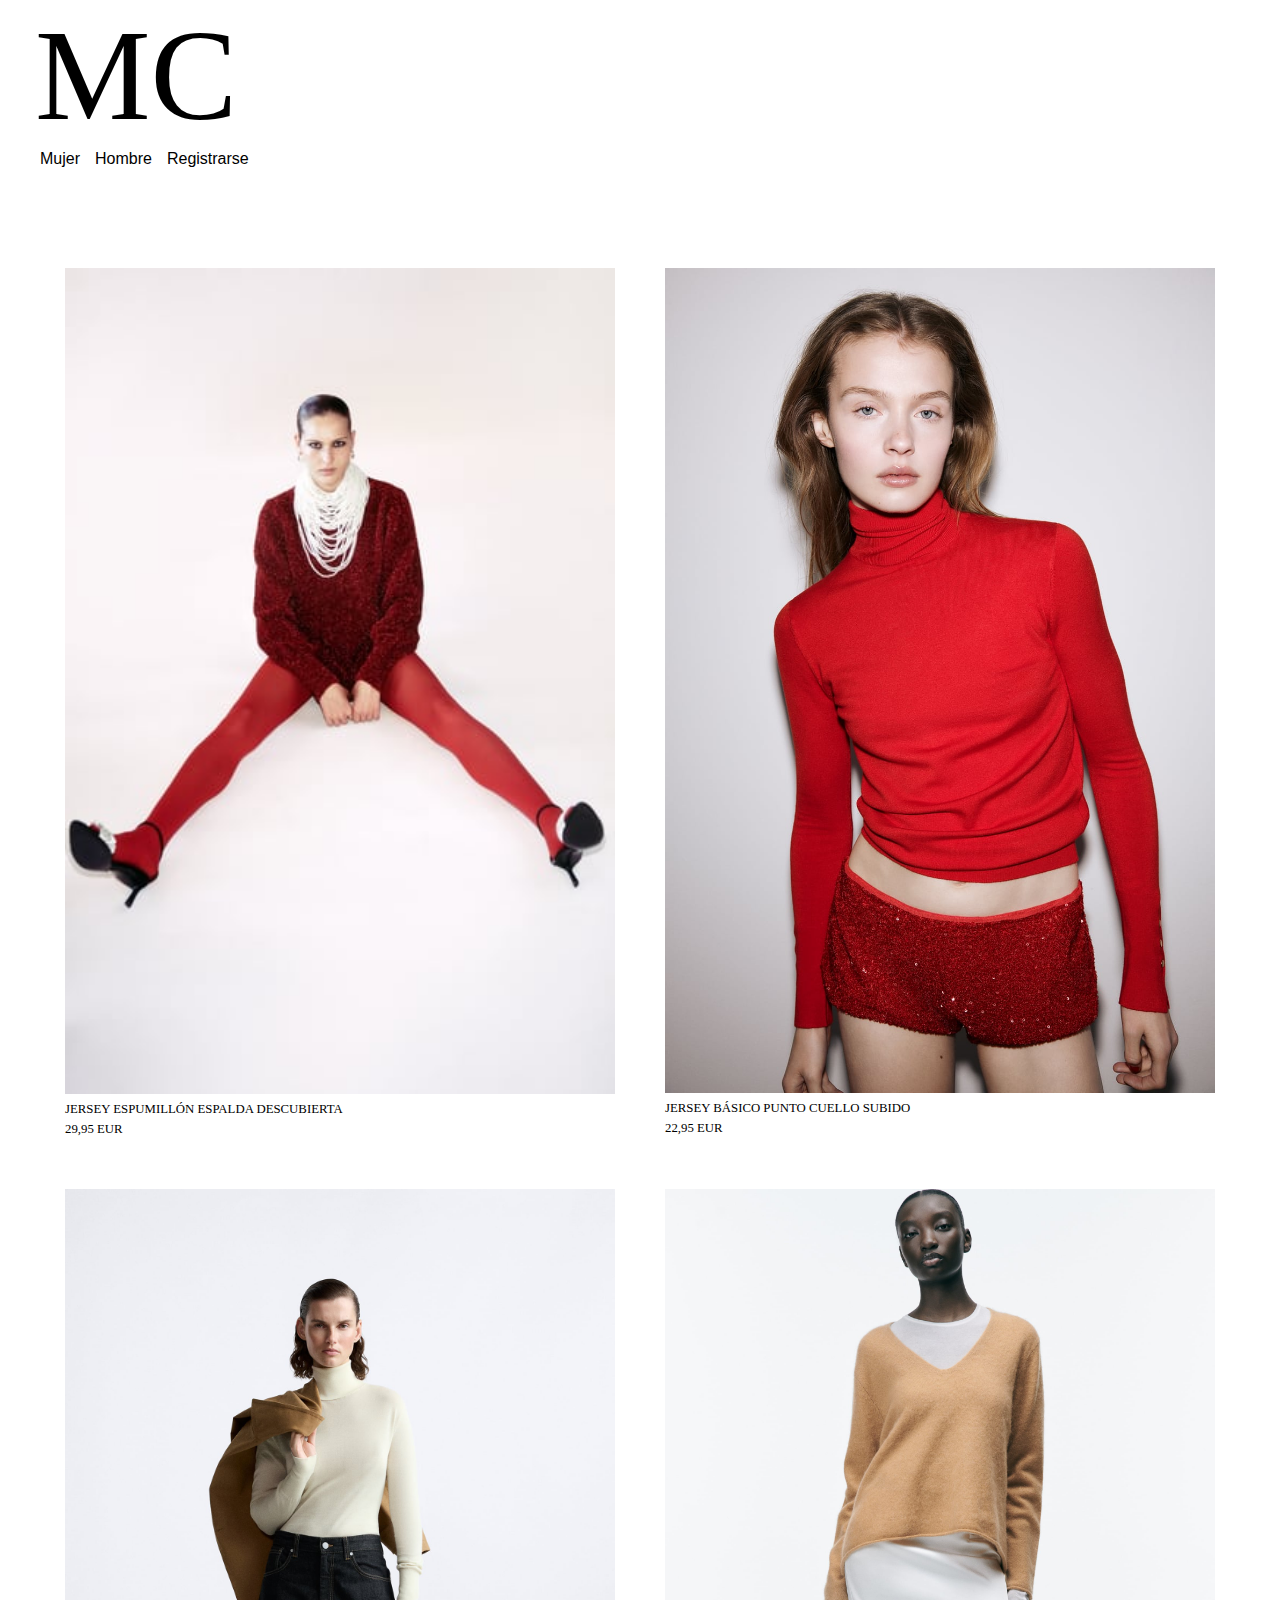
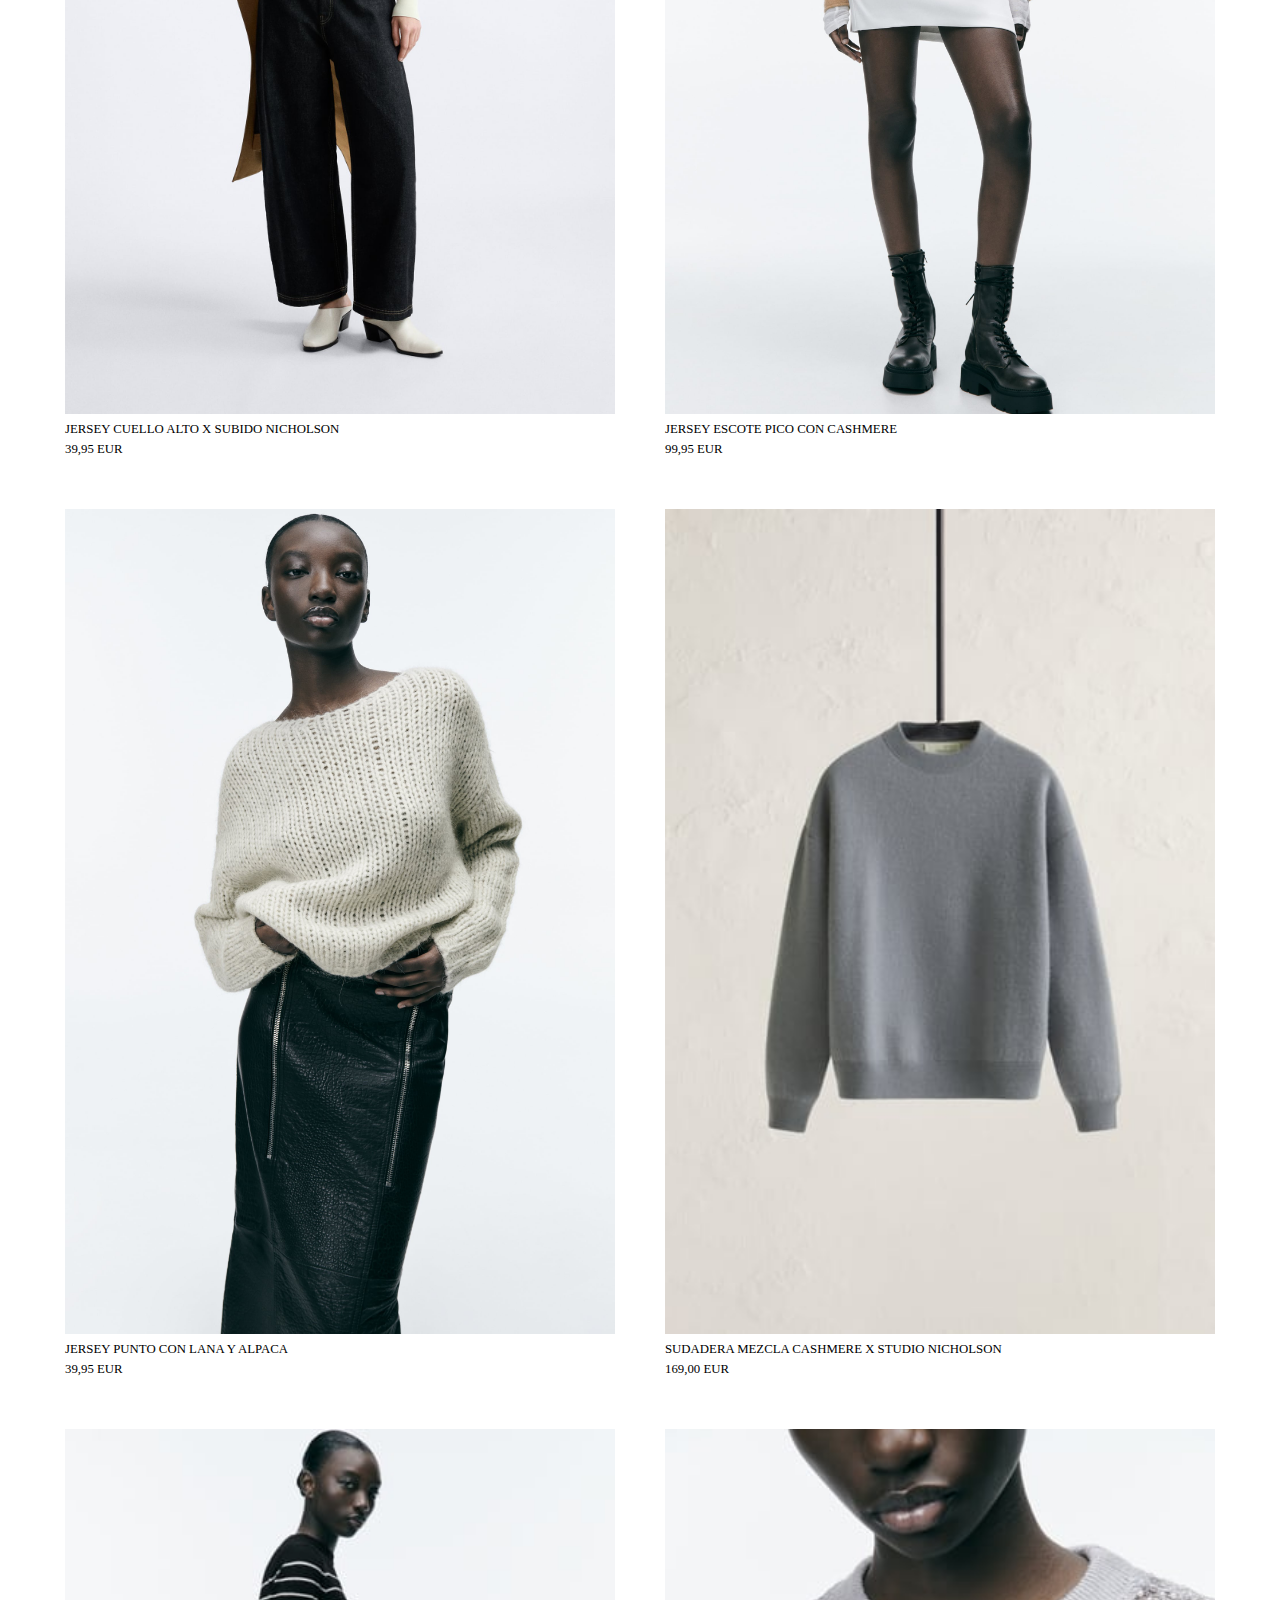
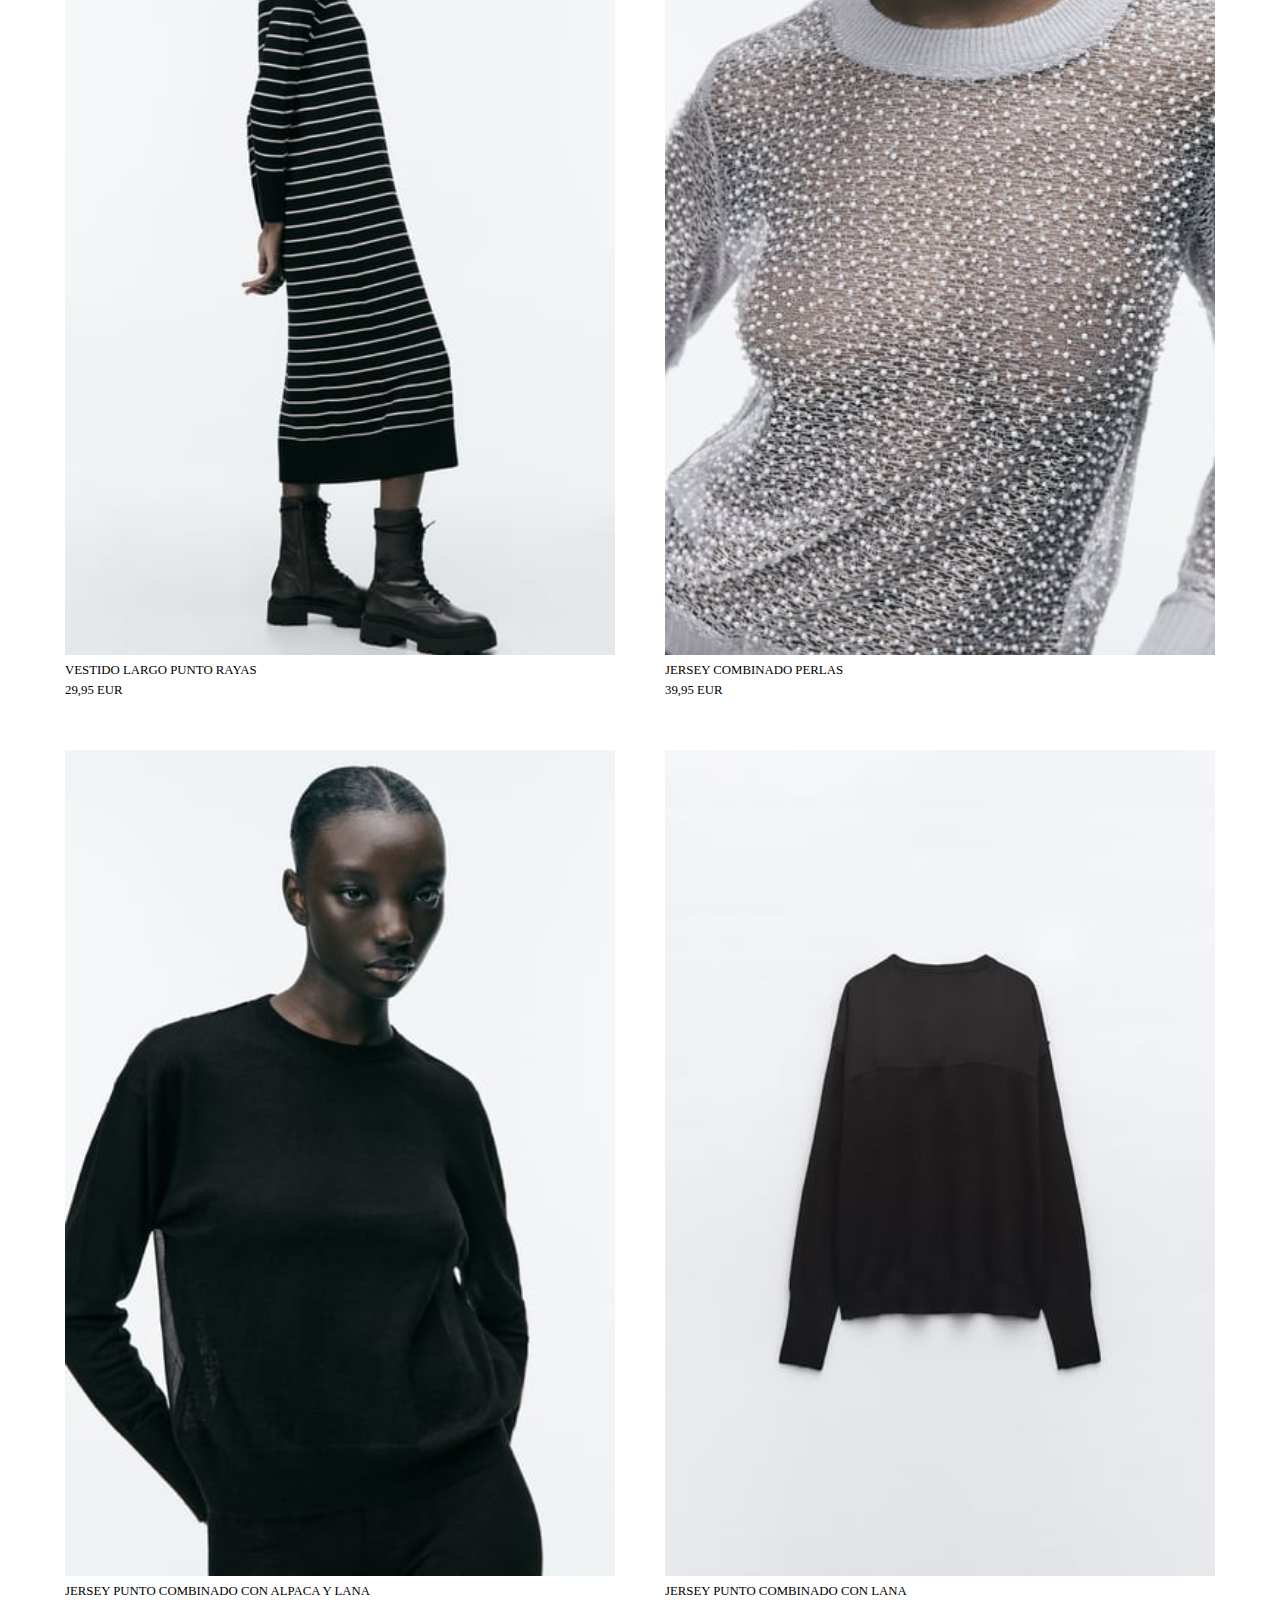
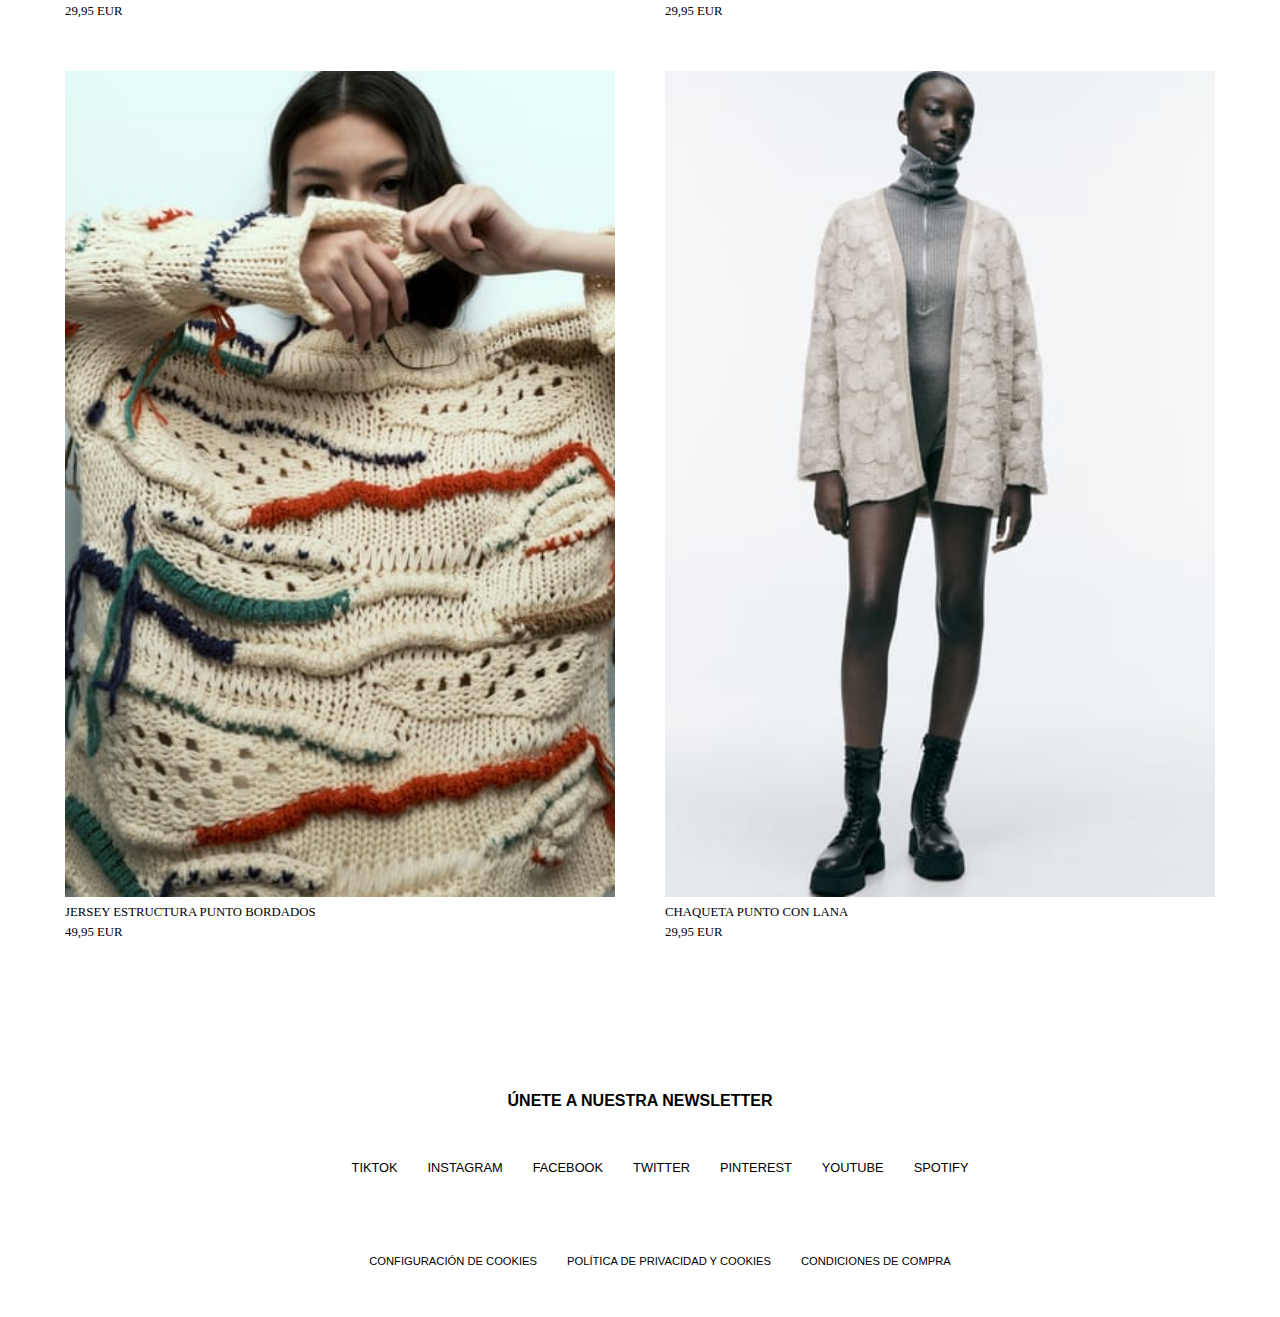
<file: index.html>
<!DOCTYPE html>
<html lang="en">
<head>
    <meta charset="UTF-8">
    <meta name="viewport" content="width=device-width, initial-scale=1.0">
    <title>My Ecommerce</title>
    <link rel="stylesheet" href="./utils/styles/index.css">
</head>
<body>

    <header>
        <nav>
            <p class="logo">MC</p>
            <ul class="headerNav">
                <li><a href="./index.html">Mujer</a></li>
                <li><a href="./menList.html">Hombre</a></li>
                <li><a href="./signUp.html">Registrarse</a></li>
            </ul>
        </nav>
    </header>

    <main class="main">
            <section>
                <a href="./viewDetail.html">
                    <img src="./utils/img/mujer/foto_1.jpg" alt="jersey espumillón">
                    <p>Jersey espumillón espalda descubierta</p>
                    <p>29,95 EUR</p>
                </a> 
            </section>

            <section>
                <img src="./utils/img/mujer/foto_2.jpg" alt="jersey básico punto">
                <p>Jersey básico punto cuello subido</p>
                <p>22,95 EUR</p>   
            </section>

            <section>
                <img src="./utils/img/mujer/foto_3.jpg" alt="jersey cuello alto">
                <p>Jersey cuello alto X subido Nicholson</p>
                <p>39,95 EUR</p>   
            </section>

            <section>
                <img src="./utils/img/mujer/foto_4.jpg" alt="jersey escote pico">
                <p>Jersey escote pico con cashmere</p>
                <p>99,95 EUR</p>   
            </section>

            <section>
                <img src="./utils/img/mujer/foto_5.jpg" alt="jersey punto con lana">
                <p>Jersey punto con lana y alpaca</p>
                <p>39,95 EUR</p>   
            </section>

            <section>
                <img src="./utils/img/mujer/foto_6.jpeg" alt="sudadera">
                <p>Sudadera mezcla cashmere X Studio Nicholson</p>
                <p>169,00 EUR</p>   
            </section>

            <section>
                <img src="./utils/img/mujer/foto_7.jpeg" alt="vestido largo punto">
                <p>Vestido largo punto rayas</p>
                <p>29,95 EUR</p>   
            </section>

            
            <section>
                <img src="./utils/img/mujer/foto_8.jpeg" alt="jersey combinado">
                <p>Jersey combinado perlas</p>
                <p>39,95 EUR</p>   
            </section>

            <section>
                <img src="./utils/img/mujer/foto_9.jpeg" alt="jersey punto combinado">
                <p>Jersey punto combinado con alpaca y lana</p>
                <p>29,95 EUR</p>   
            </section>

            
            <section>
                <img src="./utils/img/mujer/foto_10.jpeg" alt="jersey punto combinado">
                <p>Jersey punto combinado con lana</p>
                <p>29,95 EUR</p>   
            </section>

            <section>
                <img src="./utils/img/mujer/foto_11.jpeg" alt="jersey estructura">
                <p>Jersey estructura punto bordados</p>
                <p>49,95 EUR</p>   
            </section>

            <section>
                <img src="./utils/img/mujer/foto_12.jpeg" alt="chaqueta punto">
                <p>Chaqueta punto con lana</p>
                <p>29,95 EUR</p>   
            </section>

    </main>

    <footer class="footer">

        <p class="newsletterText">Únete a nuestra Newsletter</p>
       
        <ul class="socialNetworksText">
            <li>TikTok</li>
            <li>Instagram</li>
            <li>Facebook</li>
            <li>Twitter</li>
            <li>Pinterest</li>
            <li>Youtube</li>
            <li>Spotify</li>
        </ul>

        <ul class="legalText">
            <li>Configuración de Cookies</li>
            <li>Política de Privacidad y Cookies</li>
            <li>Condiciones de Compra</li>
        </ul>

    </footer>
    
</body>
</html>
</file>
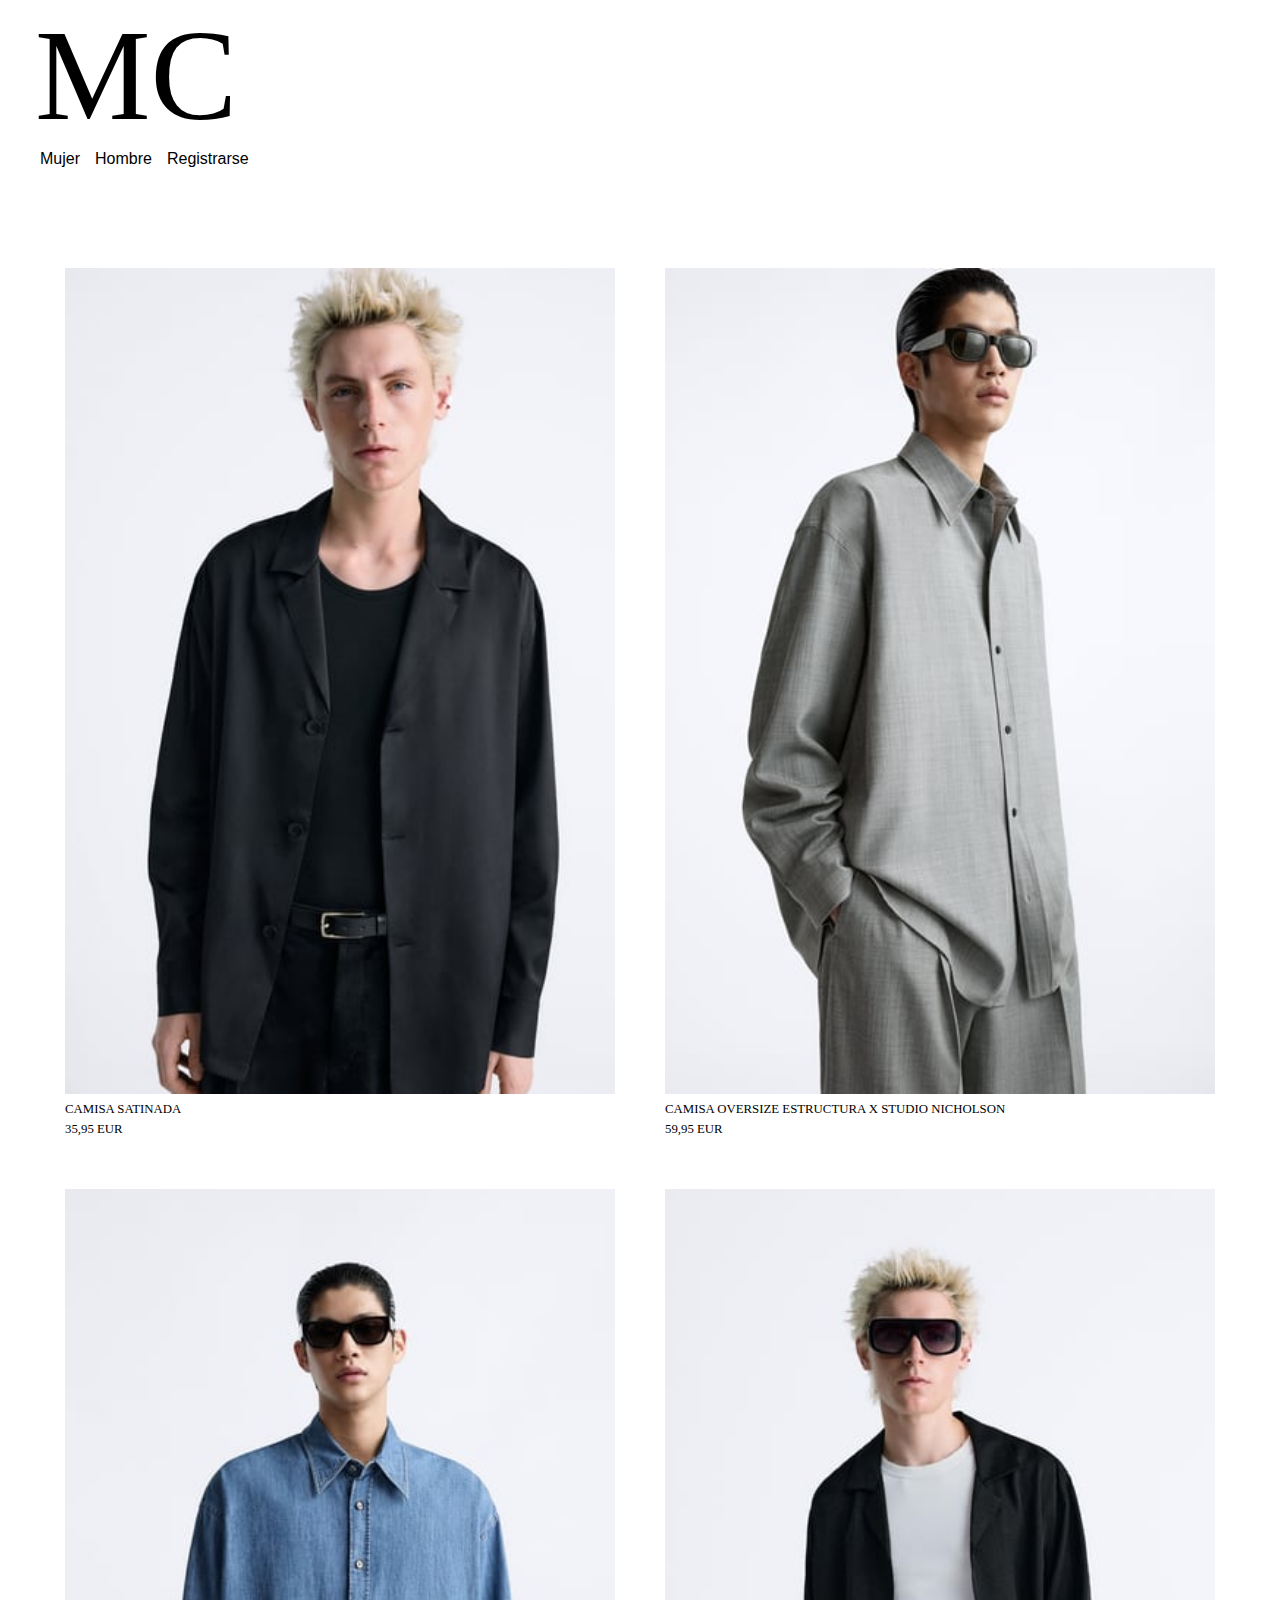
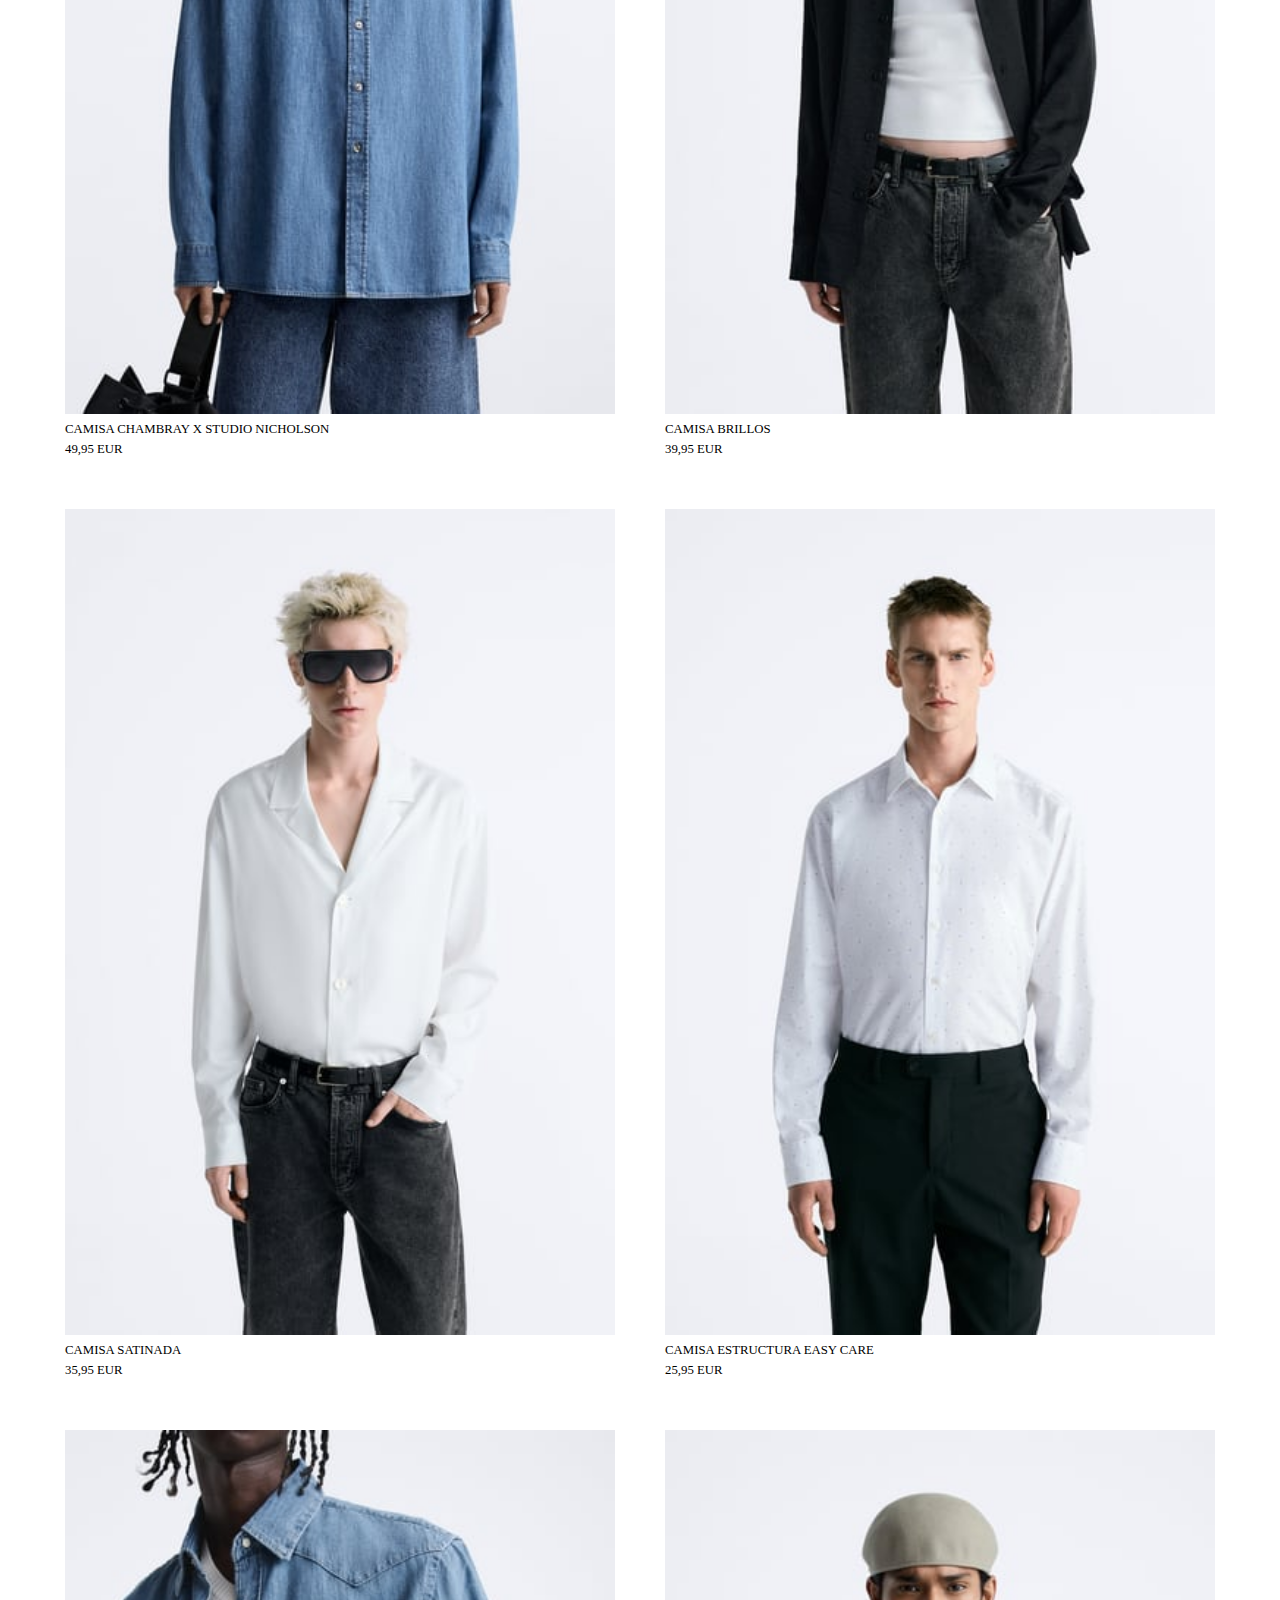
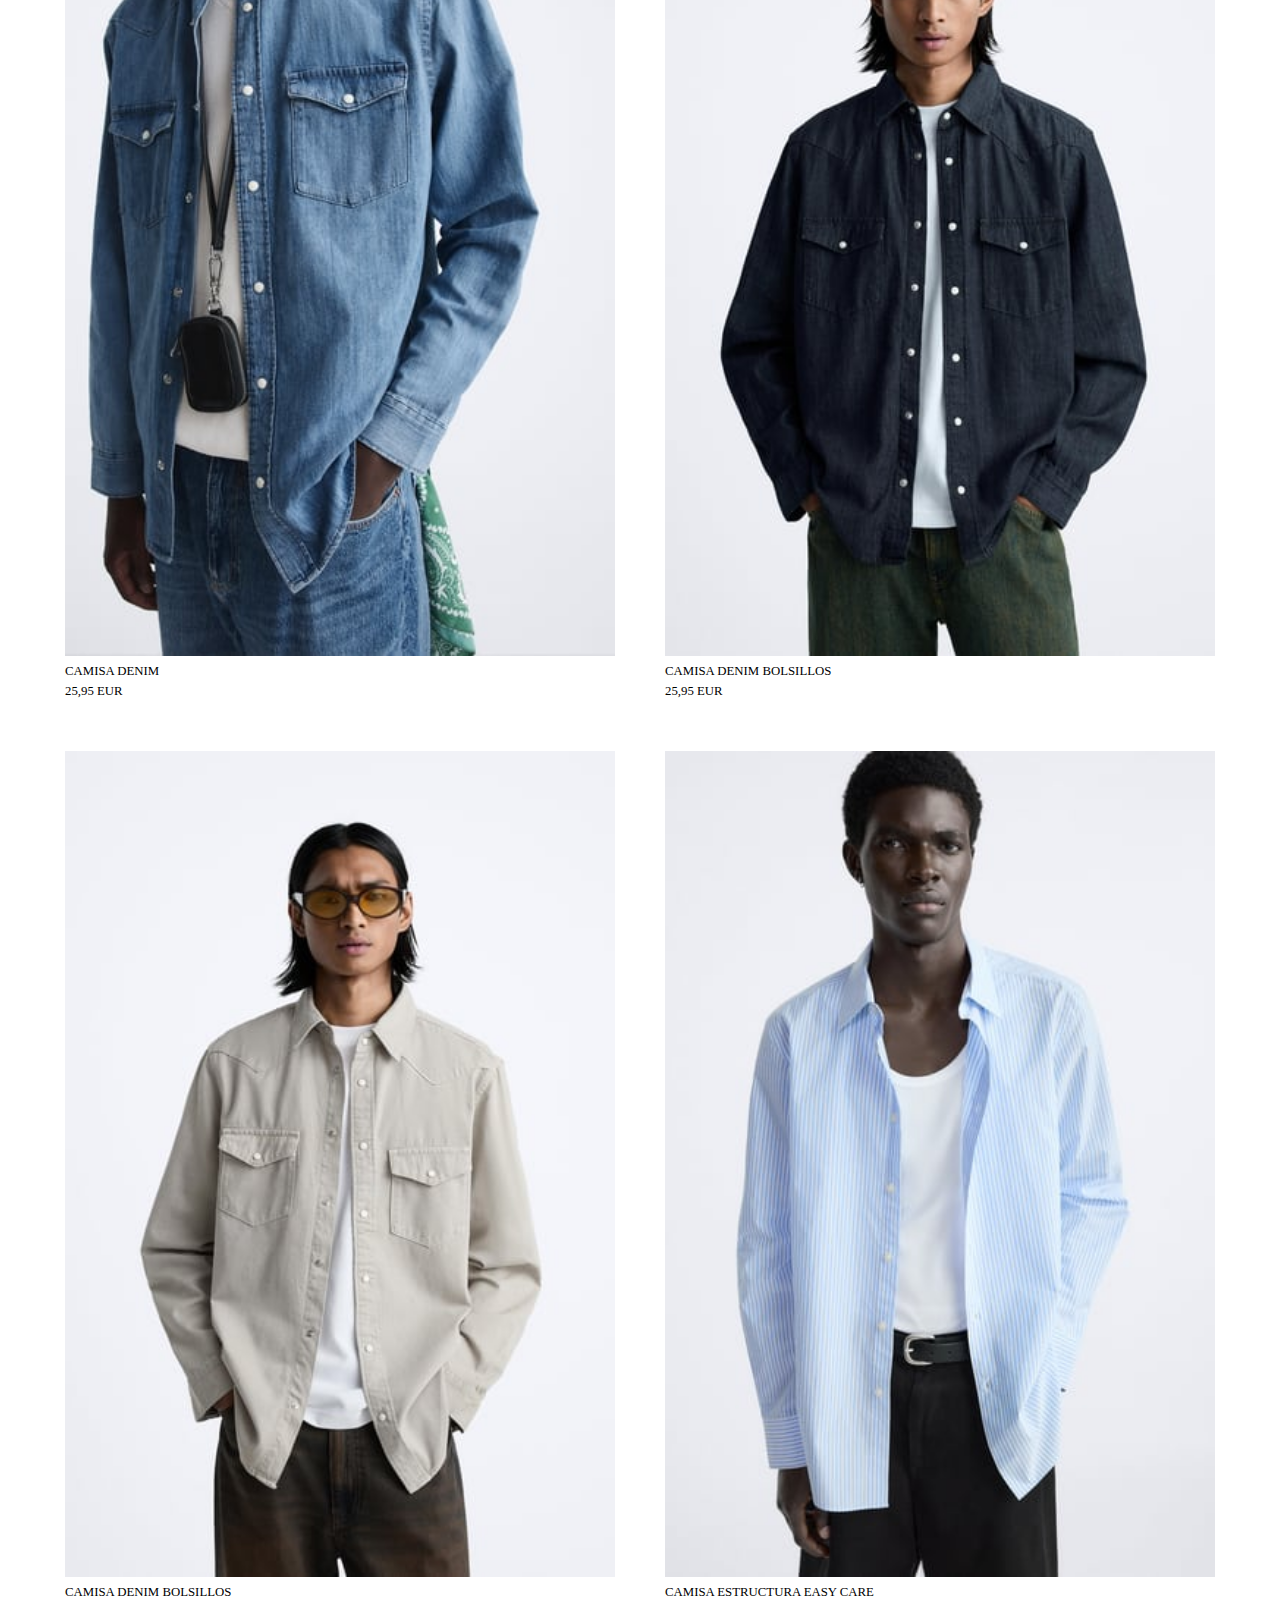
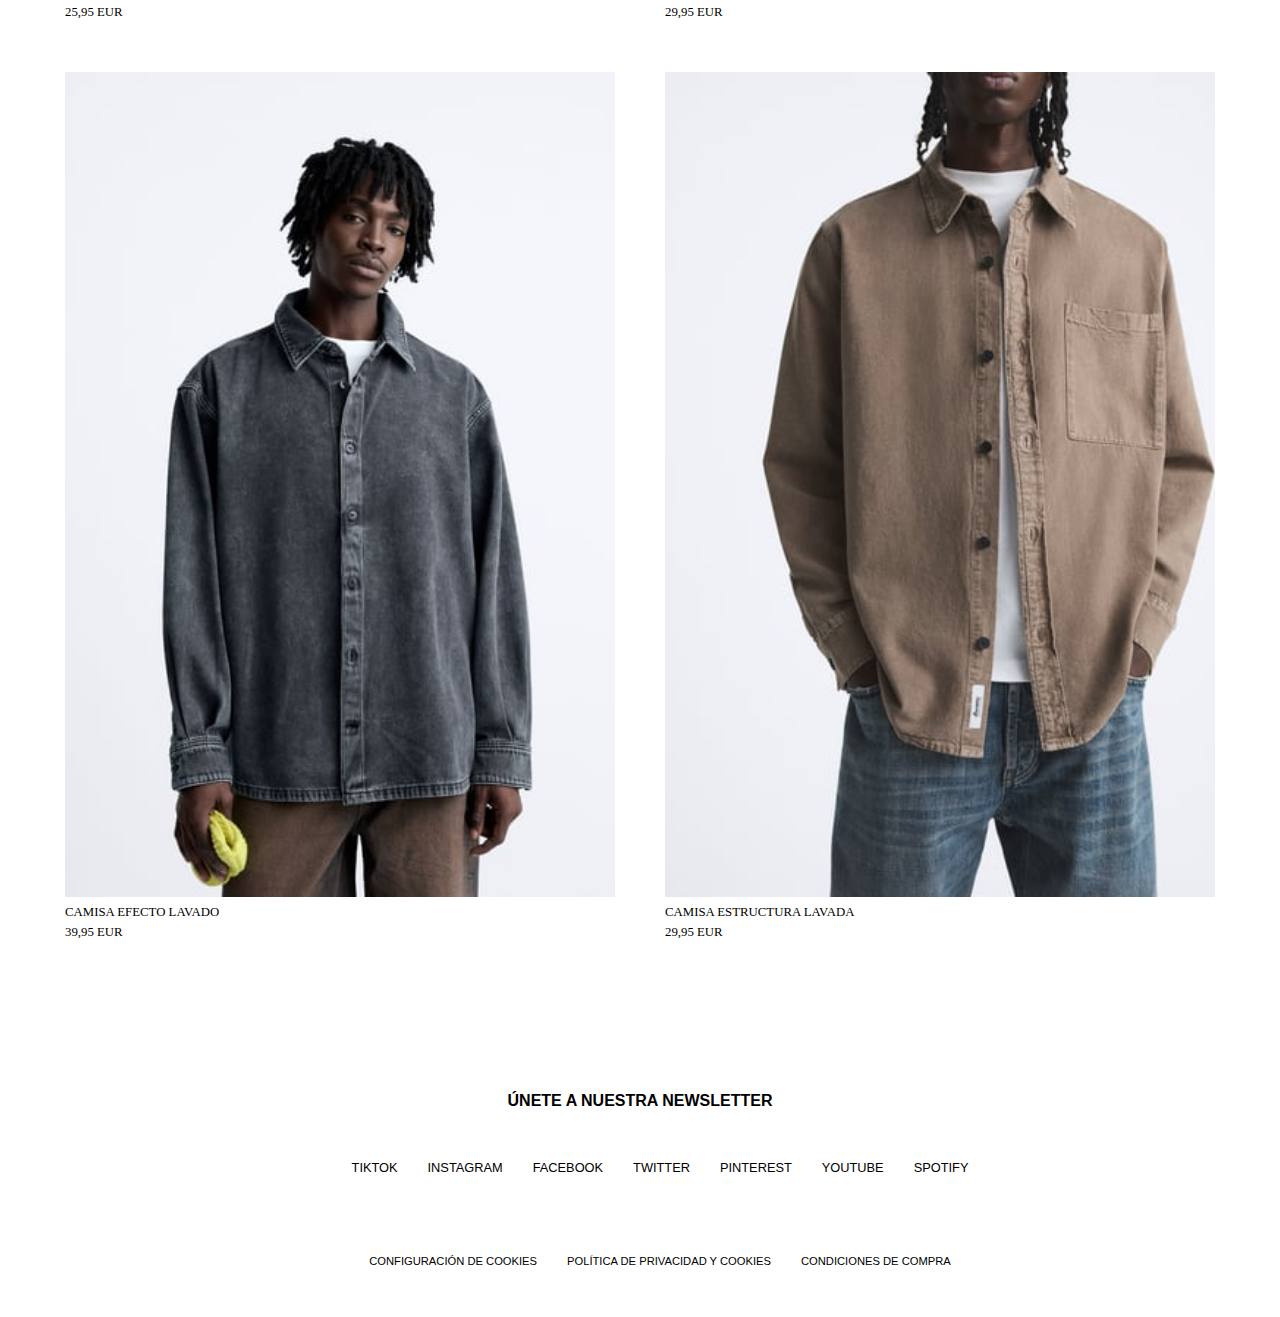
<file: menList.html>
<!DOCTYPE html>
<html lang="en">
<head>
    <meta charset="UTF-8">
    <meta name="viewport" content="width=device-width, initial-scale=1.0">
    <title>Ropa Hombre</title>
    <link rel="stylesheet" href="./utils/styles/index.css">
</head>
<body>

    <header>
        <nav>
            <p class="logo">MC</p>
            <ul class="headerNav">
                <li><a href="./index.html">Mujer</a></li>
                <li><a href="./menList.html">Hombre</a></li>
                <li><a href="./signUp.html">Registrarse</a></li>
            </ul>
        </nav>
    </header>

    <main class="main">
            <section>
                <a href="./viewDetail.html">
                    <img src="./utils/img/hombre/foto_H_1.jpeg" alt="camisa satinada">
                    <p>Camisa satinada</p>
                    <p>35,95 EUR</p>
                </a> 
            </section>

            <section>
                <img src="./utils/img/hombre/foto_H_2.jpeg" alt="camisa oversize">
                <p>Camisa oversize estructura X Studio Nicholson</p>
                <p>59,95 EUR</p>   
            </section>

            <section>
                <img src="./utils/img/hombre/foto_H_3.jpeg" alt="camisa chambray">
                <p>Camisa chambray X Studio Nicholson</p>
                <p>49,95 EUR</p>   
            </section>

            <section>
                <img src="./utils/img/hombre/foto_H_4.jpeg" alt="camisa brillos">
                <p>Camisa brillos</p>
                <p>39,95 EUR</p>   
            </section>

            <section>
                <img src="./utils/img/hombre/foto_H_5.jpeg" alt="camisa satinada">
                <p>Camisa satinada</p>
                <p>35,95 EUR</p>   
            </section>

            <section>
                <img src="./utils/img/hombre/foto_H_6.jpeg" alt="camisa estructura">
                <p>Camisa estructura easy care</p>
                <p>25,95 EUR</p>   
            </section>

            <section>
                <img src="./utils/img/hombre/foto_H_7.jpeg" alt="camisa denim">
                <p>Camisa denim</p>
                <p>25,95 EUR</p>   
            </section>

            
            <section>
                <img src="./utils/img/hombre/foto_H_8.jpeg" alt="camisa denim bolsillos">
                <p>Camisa denim bolsillos</p>
                <p>25,95 EUR</p>   
            </section>

            <section>
                <img src="./utils/img/hombre/foto_H_9.jpeg" alt="camisa denim bolsillos">
                <p>Camisa denim bolsillos</p>
                <p>25,95 EUR</p>   
            </section>

            
            <section>
                <img src="./utils/img/hombre/foto_H_10.jpeg" alt="camisa estructura">
                <p>Camisa estructura easy care</p>
                <p>29,95 EUR</p>   
            </section>

            <section>
                <img src="./utils/img/hombre/foto_H_11.jpeg" alt="camisa efecto lavado">
                <p>Camisa efecto lavado</p>
                <p>39,95 EUR</p>   
            </section>

            <section>
                <img src="./utils/img/hombre/foto_H_12.jpeg" alt="camisa estructura">
                <p>Camisa estructura lavada</p>
                <p>29,95 EUR</p>   
            </section>

    </main>

    <footer class="footer">

        <p class="newsletterText">Únete a nuestra Newsletter</p>
       
        <ul class="socialNetworksText">
            <li>TikTok</li>
            <li>Instagram</li>
            <li>Facebook</li>
            <li>Twitter</li>
            <li>Pinterest</li>
            <li>Youtube</li>
            <li>Spotify</li>
        </ul>

        <ul class="legalText">
            <li>Configuración de Cookies</li>
            <li>Política de Privacidad y Cookies</li>
            <li>Condiciones de Compra</li>
        </ul>

    </footer>
    
</body>
</html>
</file>
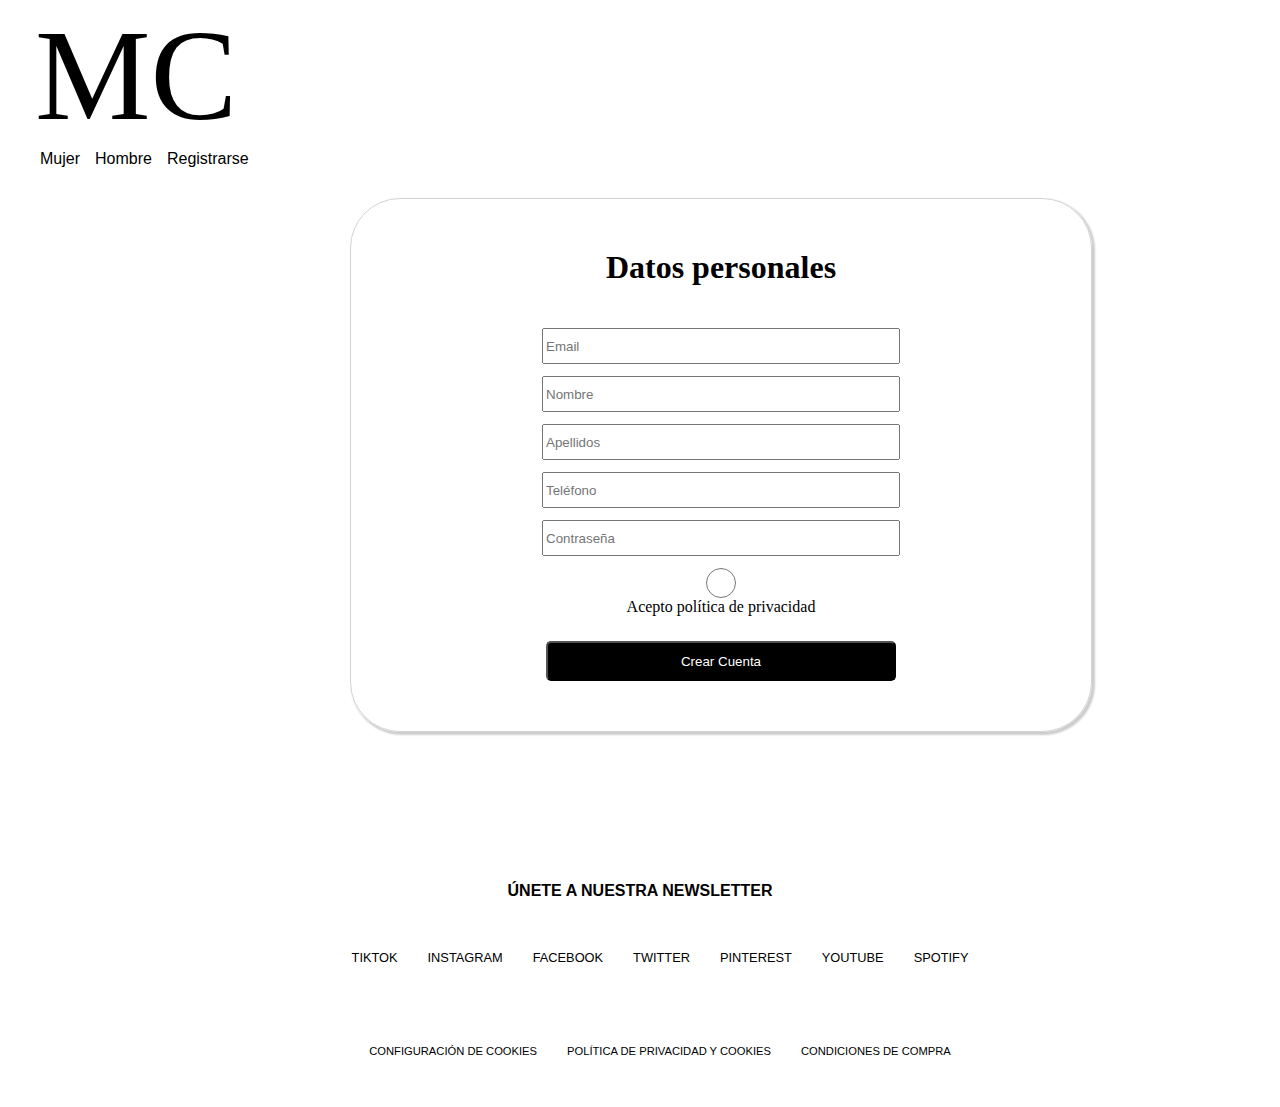
<file: signUp.html>
<!DOCTYPE html>
<html lang="en">
<head>
    <meta charset="UTF-8">
    <meta name="viewport" content="width=device-width, initial-scale=1.0">
    <title>Registro - My Ecommerce</title>
    <link rel="stylesheet" href="./utils/styles/signUp.css">
    
</head>
<body>

    <header>
        <nav>
            <p class="logo">MC</p>
            <ul class="headerNav">
                <li><a href="./index.html">Mujer</a></li>
                <li><a href="./menList.html">Hombre</a></li>
                <li><a href="./signUp.html">Registrarse</a></li>
            </ul>
        </nav>
    </header>

    <main>
        <div class="mainDiv">
            <h1 class="personalDataText">Datos personales</h1>
            <form class="form">
                <input type="email" placeholder="Email" />
                <input type="text" placeholder="Nombre" />
                <input type="text" placeholder="Apellidos" />
                <input type="tel" placeholder="Teléfono" />
                <input type="password" name="" id="" placeholder="Contraseña">
                <input type="radio" value="" class="radioForm"/>Acepto política de privacidad
                <input type="button" value="Crear Cuenta" class="btn" />
                
            </form>
        </div>
    </main>


    <footer class="footer">

        <p class="newsletterText">Únete a nuestra Newsletter</p>
       
        <ul class="socialNetworksText">
            <li>TikTok</li>
            <li>Instagram</li>
            <li>Facebook</li>
            <li>Twitter</li>
            <li>Pinterest</li>
            <li>Youtube</li>
            <li>Spotify</li>
        </ul>

        <ul class="legalText">
            <li>Configuración de Cookies</li>
            <li>Política de Privacidad y Cookies</li>
            <li>Condiciones de Compra</li>
        </ul>

    </footer>

   
   
    
</body>
</html>
</file>
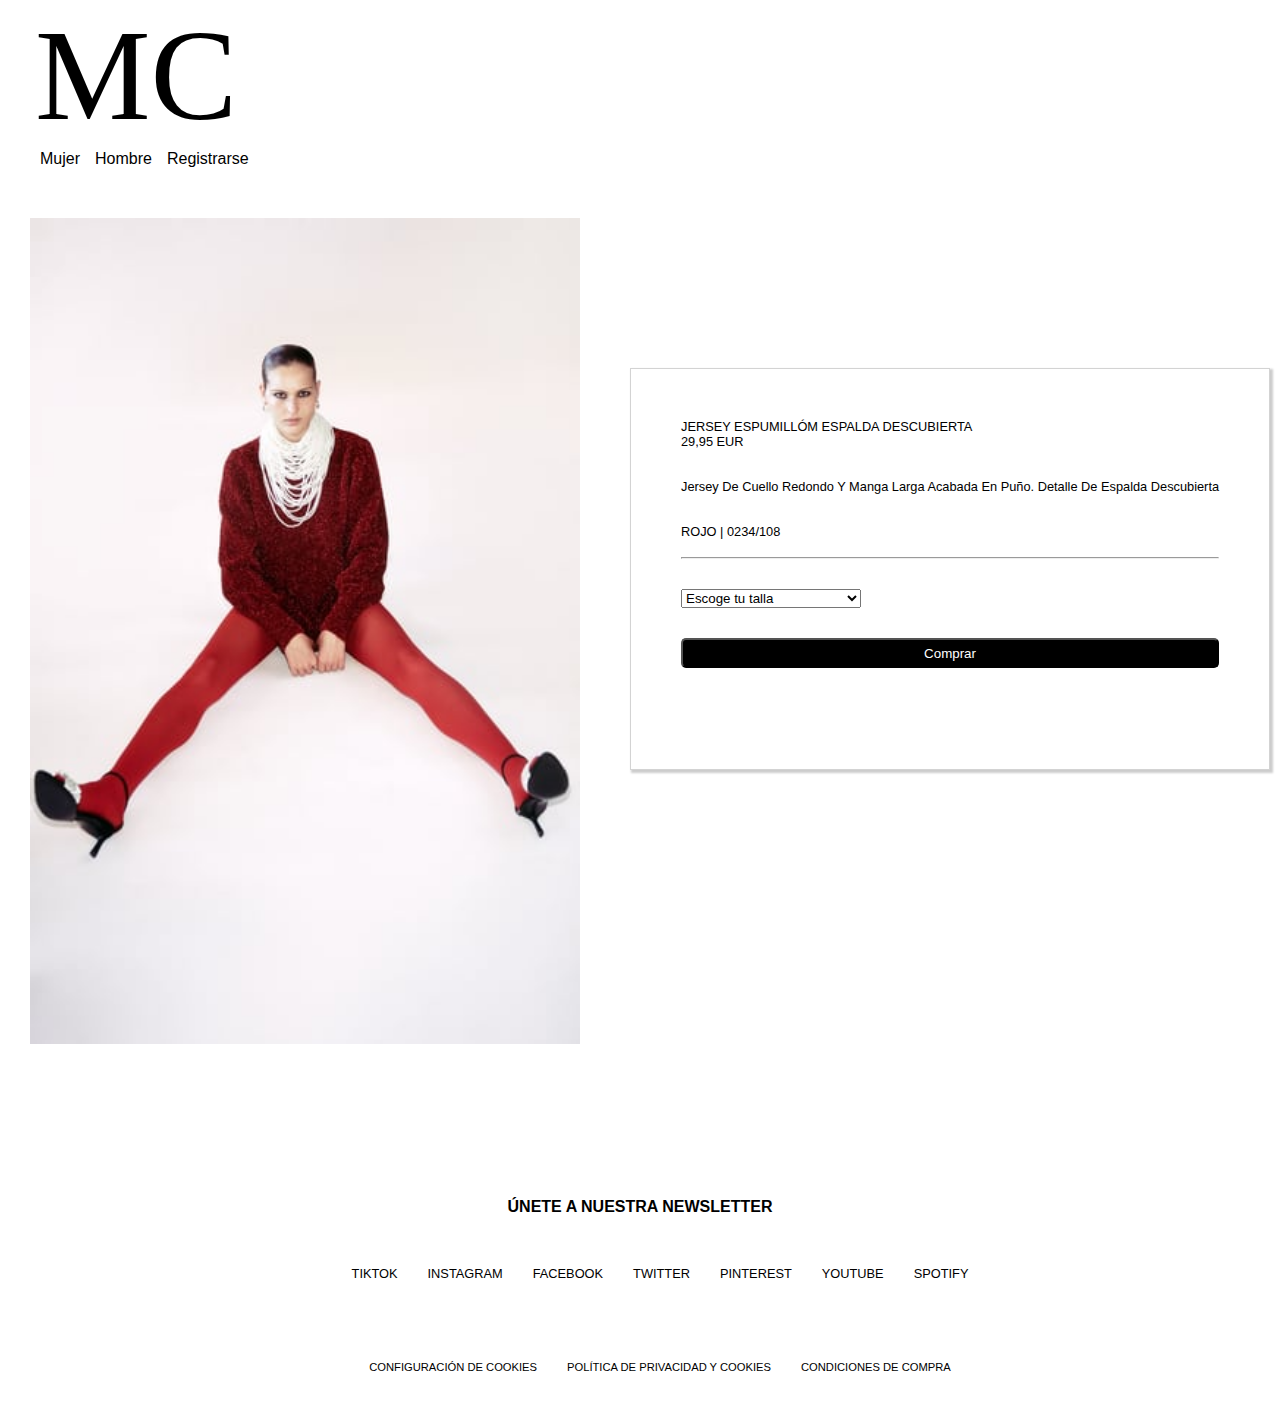
<file: viewDetail.html>
<!DOCTYPE html>
<html lang="en">
<head>
    <meta charset="UTF-8">
    <meta name="viewport" content="width=device-width, initial-scale=1.0">
    <title>Jersey Espumillón</title>
    <link rel="stylesheet" href="./utils/styles/viewDetail.css">
   
</head>
<body>

    <header>
        <nav>
            <p class="logo">MC</p>
            <ul class="headerNav">
                <li><a href="./index.html">Mujer</a></li>
                <li><a href="./menList.html">Hombre</a></li>
                <li><a href="./signUp.html">Registrarse</a></li>
            </ul>
        </nav>
    </header>

    <main class="mainDetail">
        <section>
            <img src="./utils/img/mujer/foto_1.jpg" alt="">
        </section>

        <aside class="asideDetail">
            <p>Jersey espumillóm espalda descubierta</p>
            <p>29,95 EUR</p>
            <p class="paraDetail">Jersey de cuello redondo y manga larga acabada en puño. Detalle de espalda descubierta</p>
            <p>Rojo | 0234/108</p>
            <br>
            <hr>
            <select>
                <option value="0">Escoge tu talla</option>
                <option value="1">S</option>
                <option value="2">M</option>
                <option value="3">L</option>
            </select>
            <button class="btnDetail">Comprar</button>
        </aside>
    </main>

    <footer class="footer">

        <p class="newsletterText">Únete a nuestra Newsletter</p>
       
        <ul class="socialNetworksText">
            <li>TikTok</li>
            <li>Instagram</li>
            <li>Facebook</li>
            <li>Twitter</li>
            <li>Pinterest</li>
            <li>Youtube</li>
            <li>Spotify</li>
        </ul>

        <ul class="legalText">
            <li>Configuración de Cookies</li>
            <li>Política de Privacidad y Cookies</li>
            <li>Condiciones de Compra</li>
        </ul>

    </footer>
    
</body>
</html>
</file>
<file: utils/styles/index.css>
* {
    margin: 0;
}

.logo {
    font-family: Cambria, Cochin, Georgia, Times, 'Times New Roman', serif;
    font-size: 130px;
    margin-left: 35px;
}

.headerNav {
    display: flex;
    flex-direction: row;
    list-style: none;
    gap: 15px;
    cursor: pointer;
    font-family: Arial, Helvetica, sans-serif;
    margin: 0;
}

a {
    text-decoration: none;
    color: black;
}

.main {
    display: flex;
    flex-direction: row;
    flex-wrap: wrap;
    justify-content: center;
    gap: 50px;
    margin-top: 100px;
    cursor: pointer;
    line-height: 20px;
    
}

img {
    width: 550px;
}

p {
    text-transform: uppercase;
    font-size: 0.8em;
    white-space: nowrap;
}

.footer {
    margin-top: 150px;
    text-transform: uppercase;
    gap: 30px;
    font-family: Arial, Helvetica, sans-serif;
}

.newsletterText {
    text-align: center;
    font-size: 1rem;
    font-weight: 600;
    
}

.socialNetworksText {
    list-style: none;
    display: flex;
    flex-direction: row;
    justify-content: center;
    margin-top: 50px;
    gap: 30px;
    font-size: 0.8rem;
}

.legalText {
    display: flex;
    flex-direction: row;
    justify-content: center;
    list-style: none;
    margin-top: 80px;
    margin-bottom: 50px;
    gap: 30px;
    font-size: 0.7rem;
}
</file>
<file: utils/styles/signUp.css>
* {
    margin: 0;
}

.logo {
    font-family: Cambria, Cochin, Georgia, Times, 'Times New Roman', serif;
    font-size: 130px;
    margin-left: 35px;
}

.headerNav {
    display: flex;
    flex-direction: row;
    list-style: none;
    gap: 15px;
    cursor: pointer;
    font-family: Arial, Helvetica, sans-serif;
    margin: 0;
}

a {
    text-decoration: none;
    color: black;
}


.footer {
    margin-top: 150px;
    text-transform: uppercase;
    gap: 30px;
    font-family: Arial, Helvetica, sans-serif;
}

.newsletterText {
    text-align: center;
    font-size: 1rem;
    font-weight: 600;
    
}

.socialNetworksText {
    list-style: none;
    display: flex;
    flex-direction: row;
    justify-content: center;
    margin-top: 50px;
    gap: 30px;
    font-size: 0.8rem;
}

.legalText {
    display: flex;
    flex-direction: row;
    justify-content: center;
    list-style: none;
    margin-top: 80px;
    margin-bottom: 50px;
    gap: 30px;
    font-size: 0.7rem;
}

.personalDataText {
    text-align: center;
    margin-bottom: 30px;
}

.form {
    display: flex;
    flex-direction: column;
    align-items: center;
    margin-top: 10px;
}

input {
    width: 350px;
    height: 30px;
    margin-top: 12px;
}

.btn {
    height: 40px;
    margin-top: 25px;
    background-color: black;
    color: white;
    border-radius: 5px;
}

.mainDiv {
    width: 50%;
    padding: 50px;
    margin-top: 30px;
    margin-left: 350px;
    border-radius: 50px;
    border: solid 1px lightgray;
    box-shadow: 2px 2px 2px 1px rgba(0, 0, 0, 0.2);
}
</file>
<file: utils/styles/viewDetail.css>
* {
    margin: 0;
}

.logo {
    font-family: Cambria, Cochin, Georgia, Times, 'Times New Roman', serif;
    font-size: 130px;
    margin-left: 35px;
}

.headerNav {
    display: flex;
    flex-direction: row;
    list-style: none;
    gap: 15px;
    cursor: pointer;
    font-family: Arial, Helvetica, sans-serif;
    margin: 0;
}

a {
    text-decoration: none;
    color: black;
}

.main {
    display: flex;
    flex-direction: row;
    flex-wrap: wrap;
    justify-content: center;
    gap: 50px;
    margin-top: 100px;
    cursor: pointer;
    line-height: 20px;
    
}

img {
    width: 550px;
}

p {
    text-transform: uppercase;
    font-size: 0.8em;
    white-space: nowrap;
}

.footer {
    margin-top: 150px;
    text-transform: uppercase;
    gap: 30px;
    font-family: Arial, Helvetica, sans-serif;
}

.newsletterText {
    text-align: center;
    font-size: 1rem;
    font-weight: 600;
    
}

.socialNetworksText {
    list-style: none;
    display: flex;
    flex-direction: row;
    justify-content: center;
    margin-top: 50px;
    gap: 30px;
    font-size: 0.8rem;
}

.legalText {
    display: flex;
    flex-direction: row;
    justify-content: center;
    list-style: none;
    margin-top: 80px;
    margin-bottom: 50px;
    gap: 30px;
    font-size: 0.7rem;
}

.mainDetail{
    display: flex;
    flex-direction: row;
    gap: 50px;
    margin-top: 50px;
    margin-left: 30px;
    width: 10%;
}

.asideDetail {
    display: flex;
    flex-direction: column;
    border: solid 1px lightgray;
    box-shadow: 2px 2px 2px 1px rgba(0, 0, 0, 0.2);
    padding: 50px;
    height: 300px;
    font-family: Arial, Helvetica, sans-serif;
    font-size: 1em;
    margin-top: 150px;
}

.paraDetail {
    margin-top: 30px;
    margin-bottom: 30px;
    text-transform: capitalize;
}

.paraDetail2 {
    text-transform: lowercase;
}

select {
    width: 180px;
    margin-top: 30px;
    margin-bottom: 30px;
}

.btnDetail {
    height: 30px;
    background-color: black;
    color: white;
    border-radius: 5px;
}
</file>
